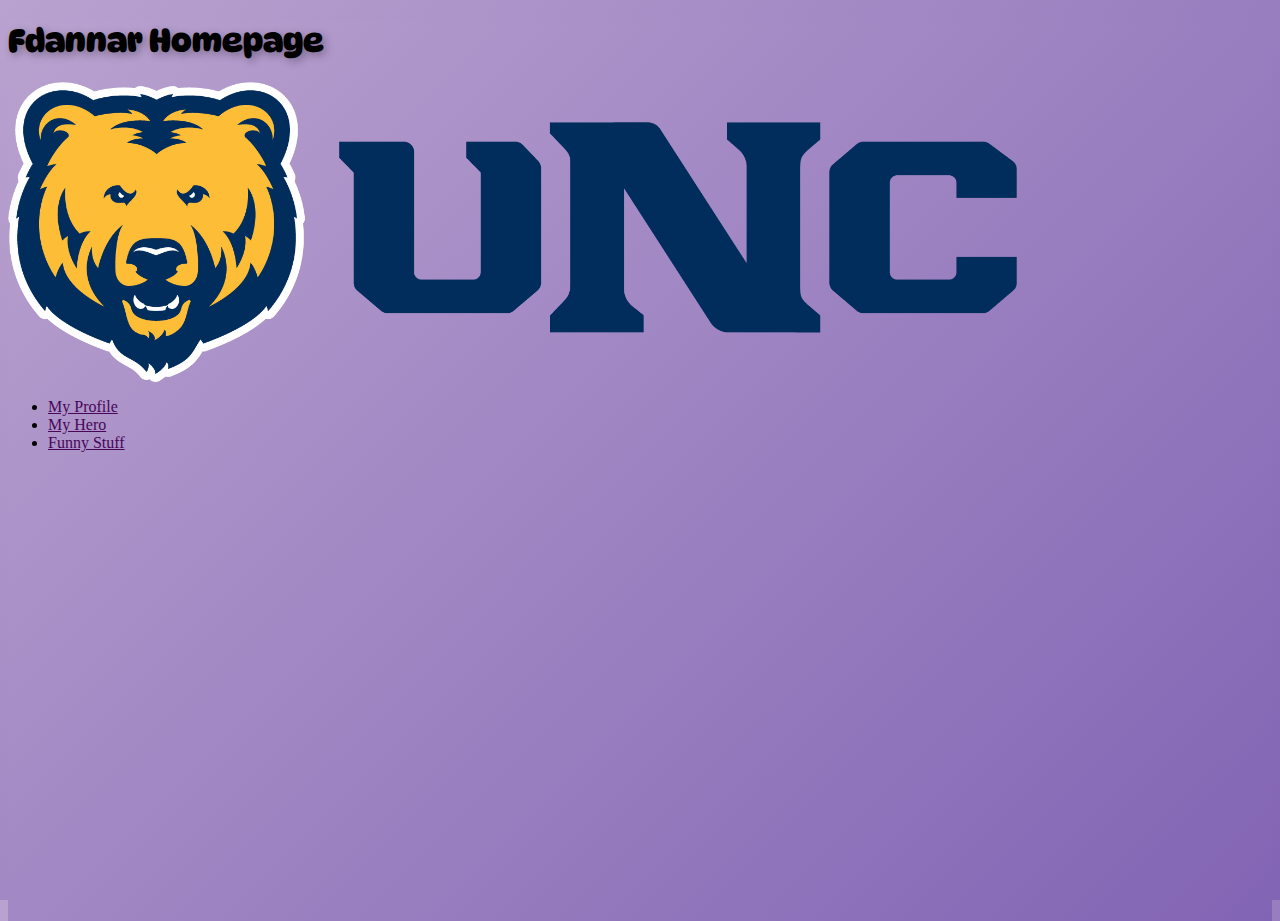
<file: index.html>
<!DOCTYPE html>
<html lang="en">
    <head>
        <title>Fdannar</title>
        <meta charset="UTF-8">
        <link rel="stylesheet" href="css/main.css">
    </head>
    <body>
        <h1>Fdannar Homepage</h1>
        <img src="images/unclogo.png" alt="UNC Logo">
        <ul>
            <li><a href="profile.html">My Profile</a></li>
            <li><a href="inspire.html">My Hero</a></li>
            <li><a href="amuse.html">Funny Stuff</a></li>
        </ul>


    </body>
</html>
</file>
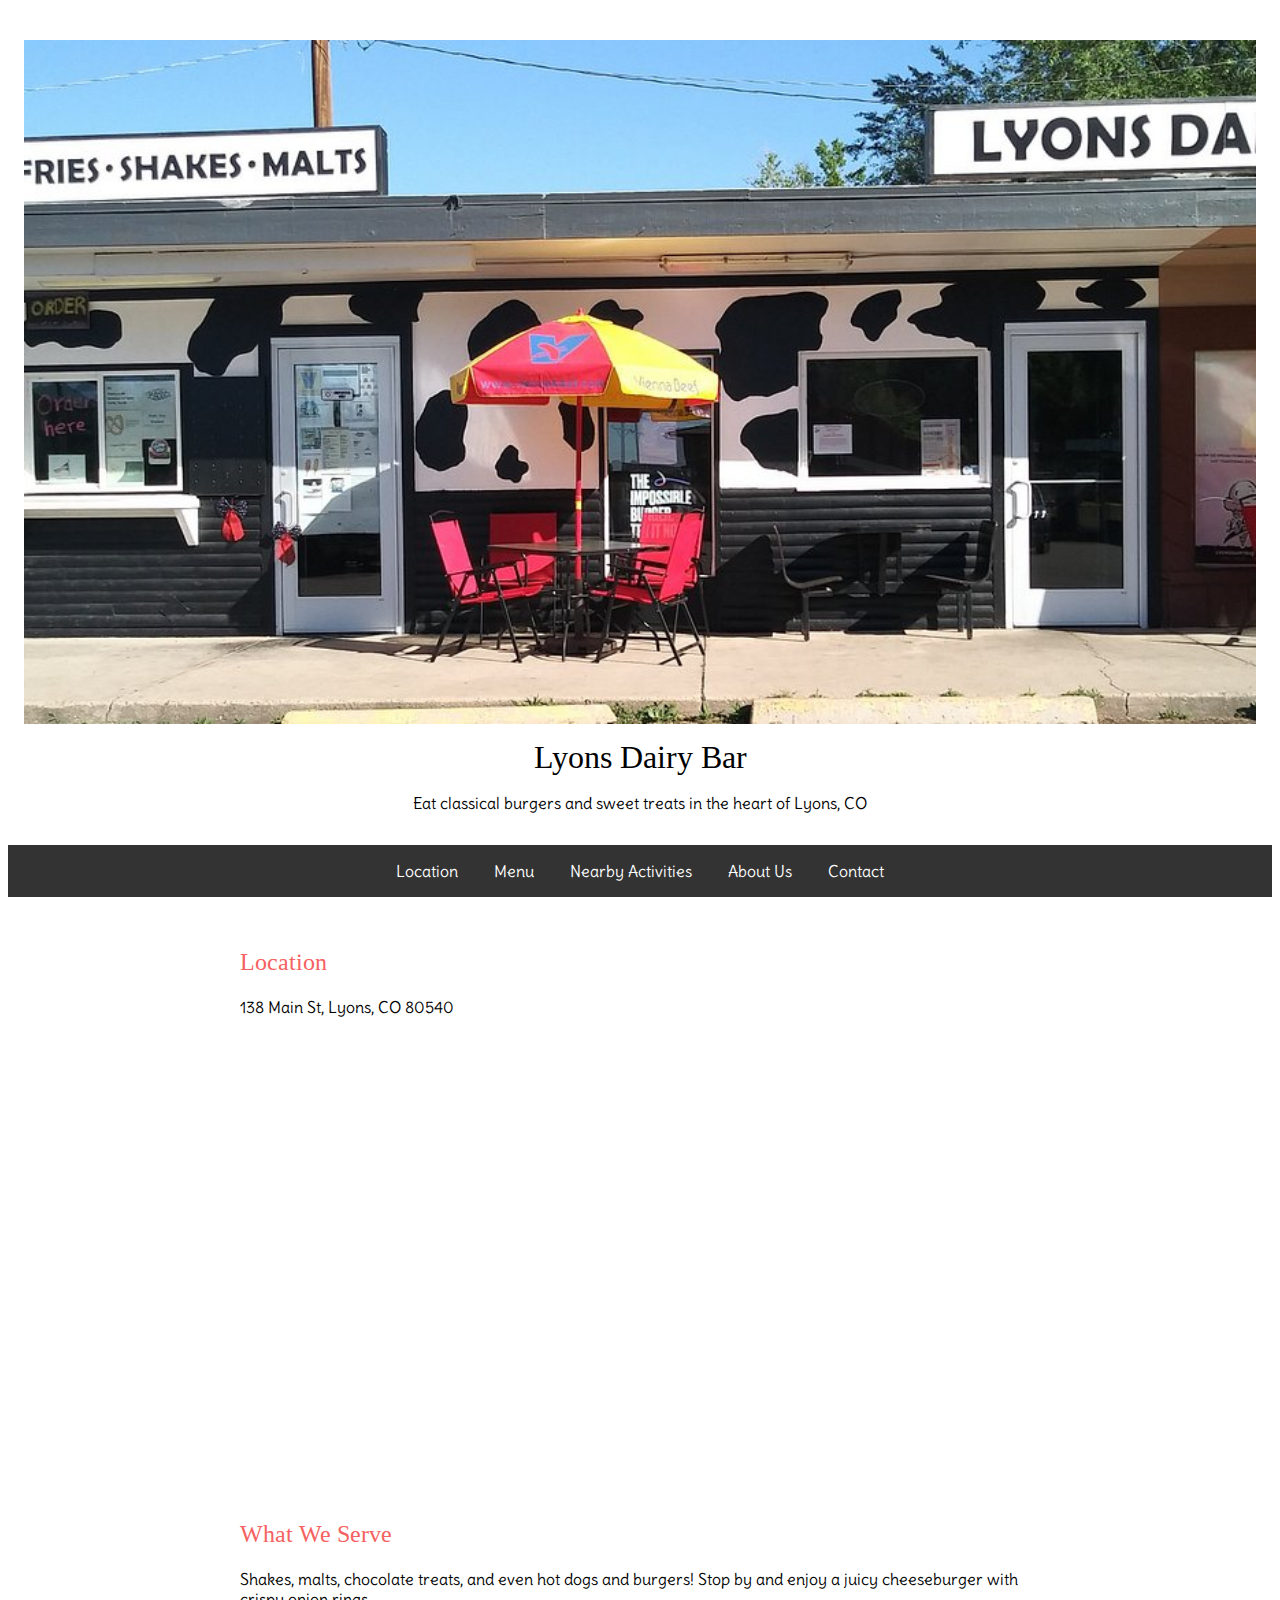
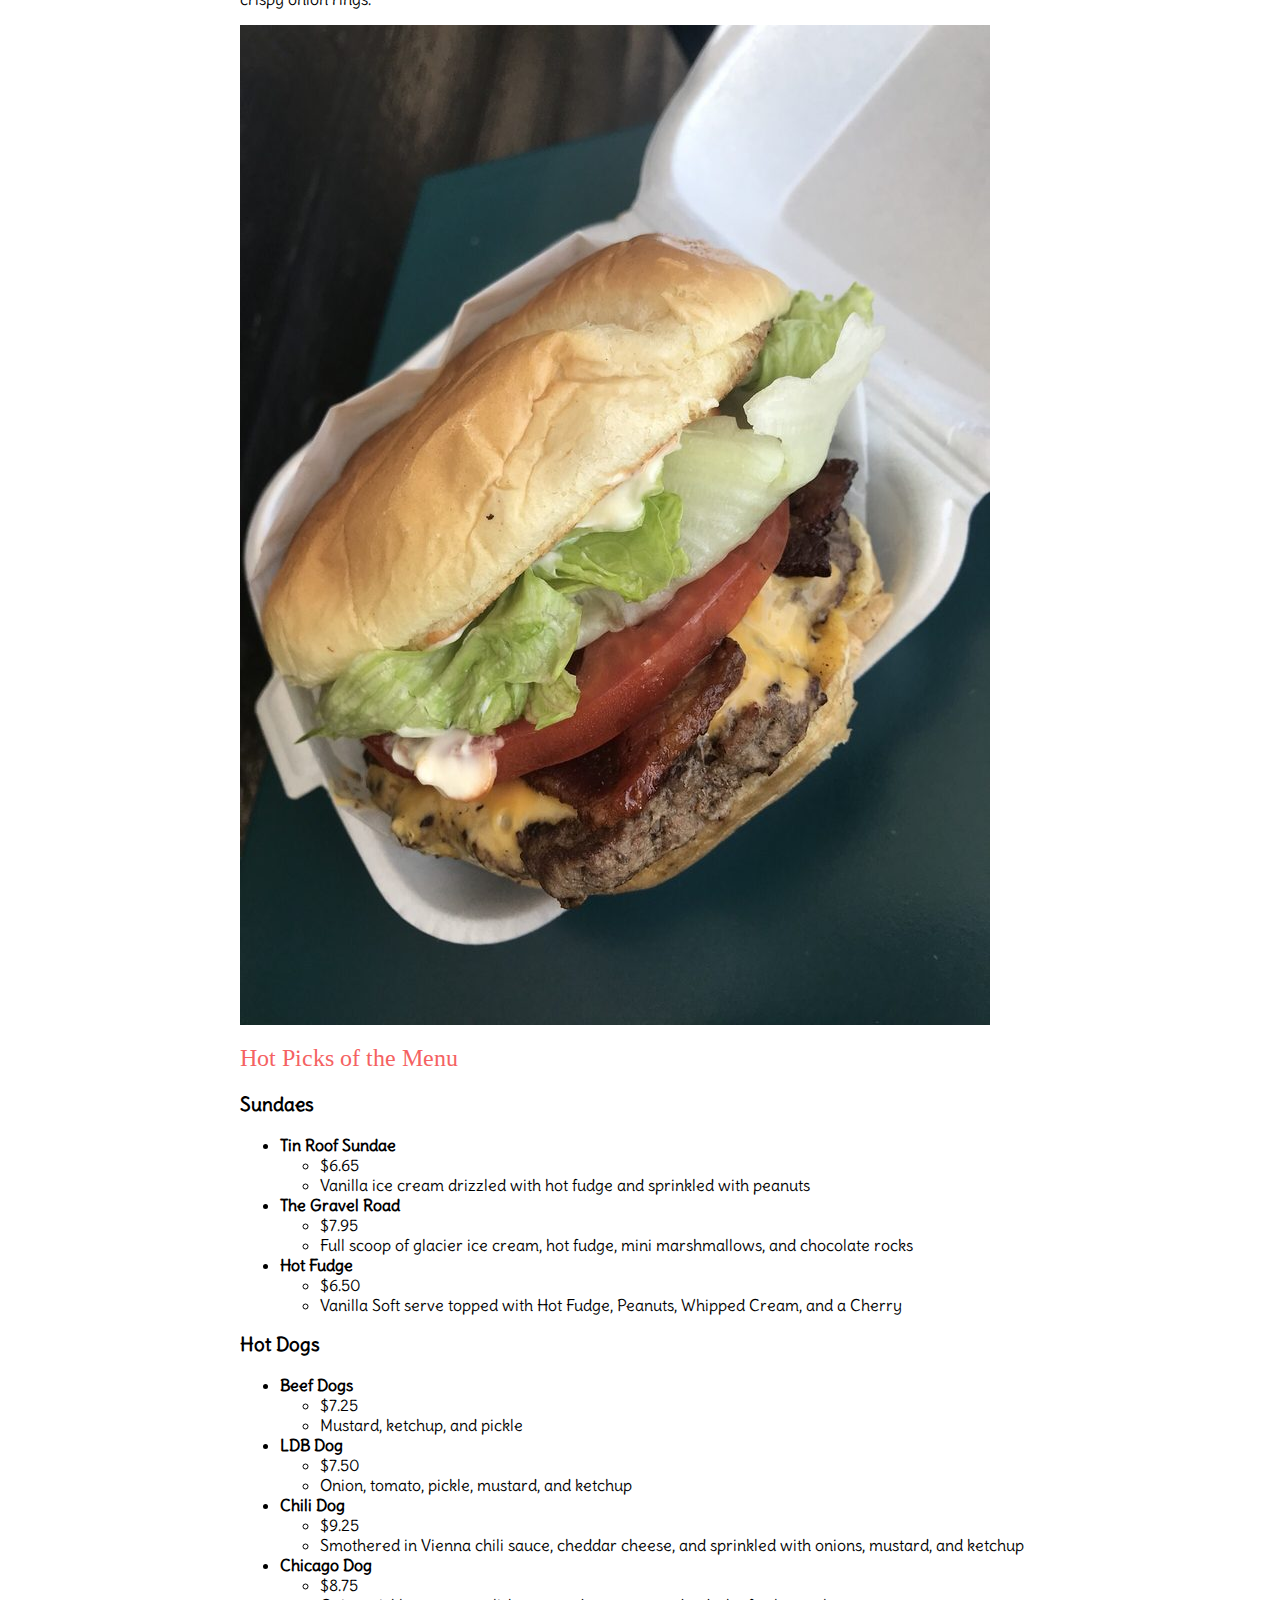
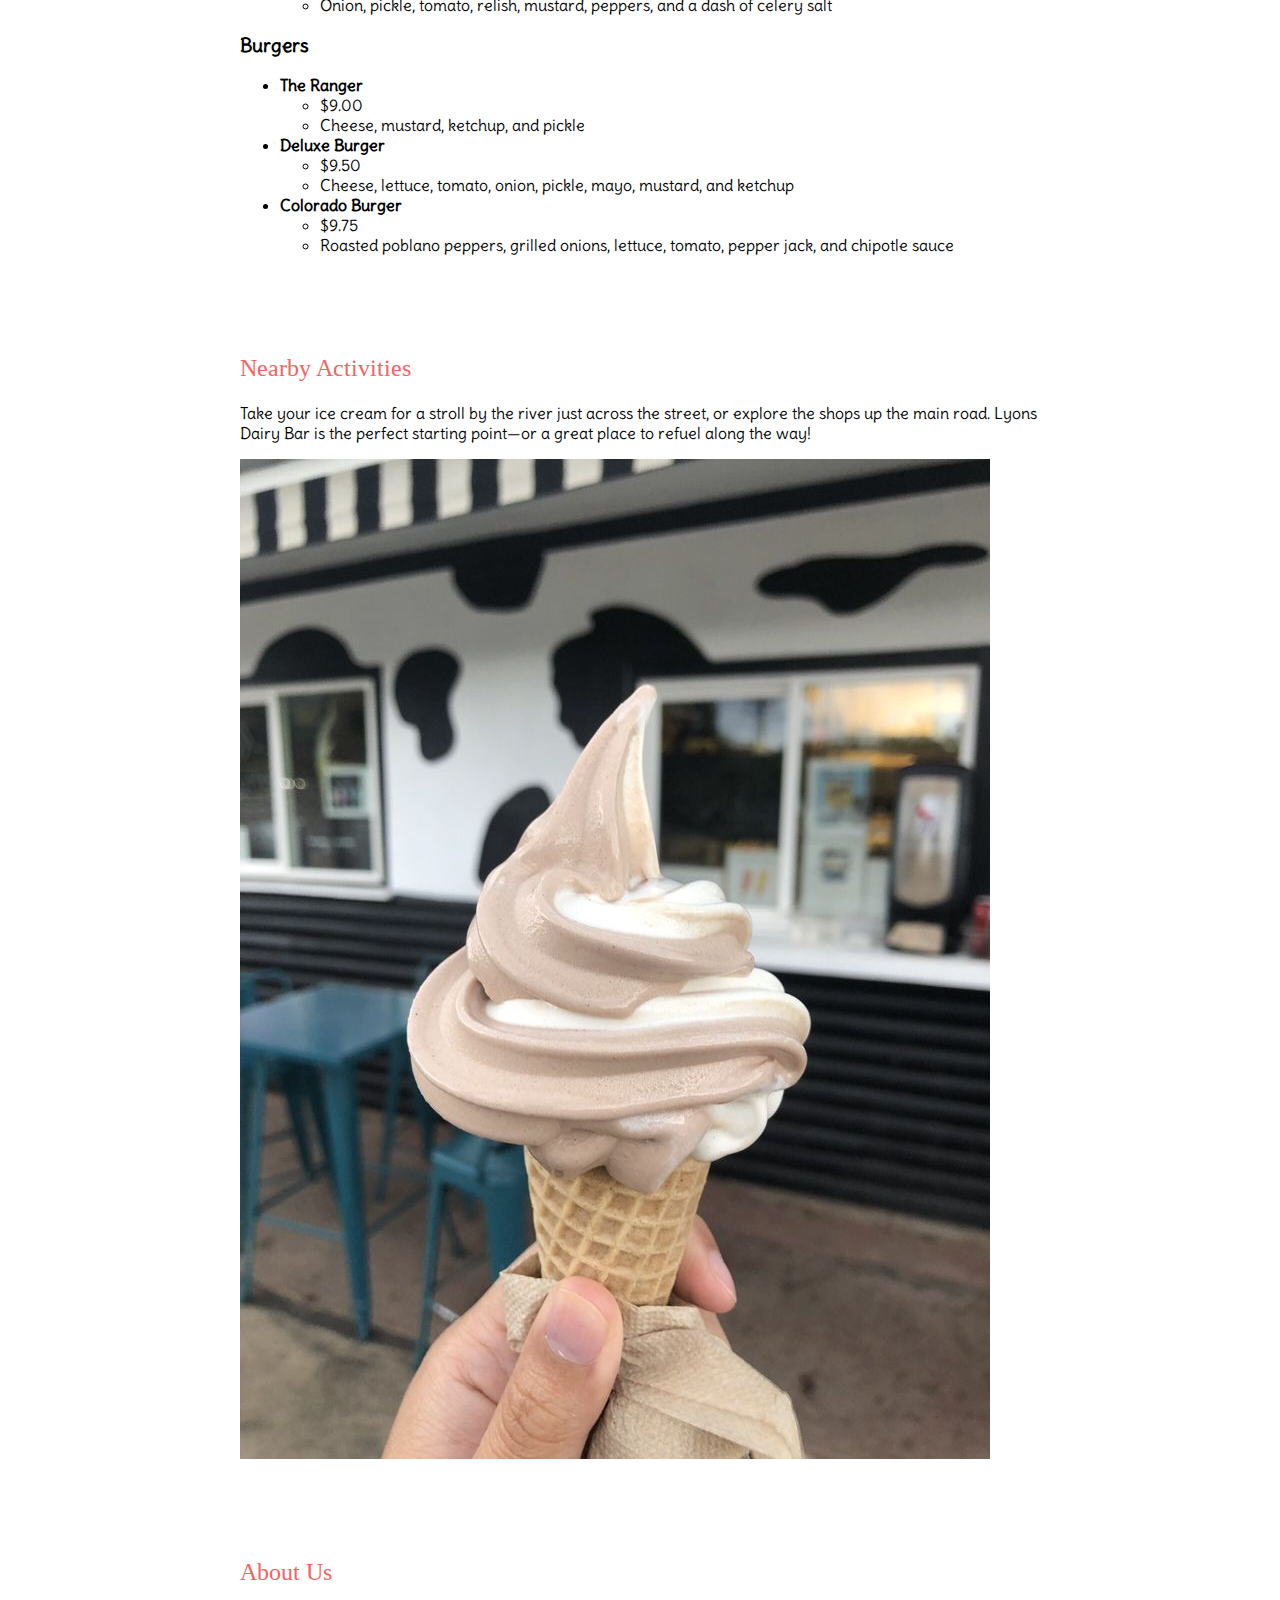
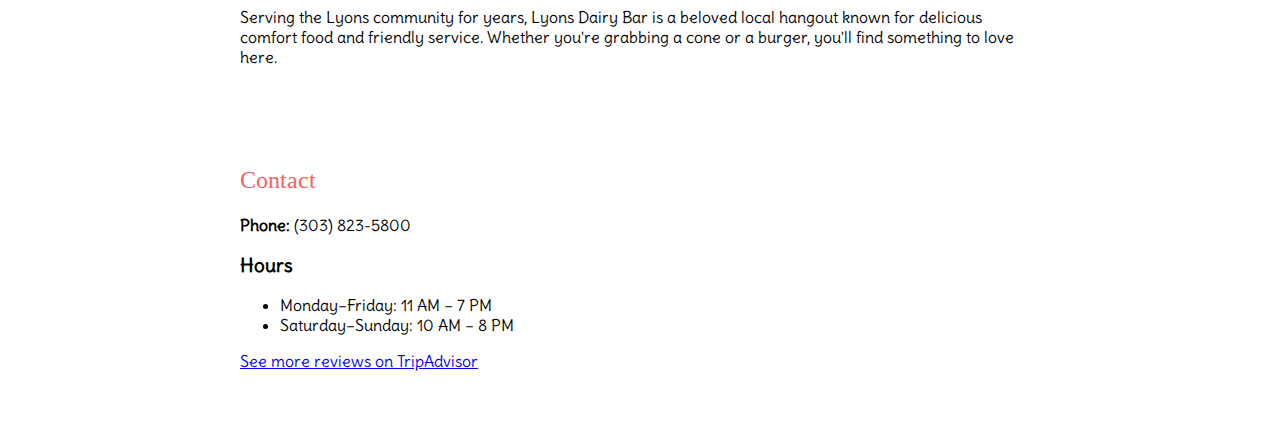
<file: marketing/index.html>
<!DOCTYPE html>
<html lang="en">
  <head>
    <meta charset="UTF-8" >
    <meta name="viewport" content="width=device-width, initial-scale=1.0" >
    <title>Lyons Dairy Bar</title>
    <link rel="stylesheet" href="css/marketing.css" >
  </head>
  <body>
    <header>
      <img src="images/dairy.jpg" alt="Lyons Dairy Bar" class="header-img" >
      <h1>Lyons Dairy Bar</h1>
      <p>Eat classical burgers and sweet treats in the heart of Lyons, CO</p>
    </header>

    <nav>
      <ul>
        <li><a href="#location">Location</a></li>
        <li><a href="#menu">Menu</a></li>
        <li><a href="#activities">Nearby Activities</a></li>
        <li><a href="#about">About Us</a></li>
        <li><a href="#contact">Contact</a></li>
      </ul>
    </nav>

    <section id="location">
      <h2>Location</h2>
      <p>138 Main St, Lyons, CO 80540</p>
      <iframe
        src="https://www.google.com/maps?q=Lyons+Dairy+Bar+Lyons+CO&output=embed"
        allowfullscreen=""
        loading="lazy"
      ></iframe>
    </section>

    <section id="menu">
      <h2>What We Serve</h2>
      <p>Shakes, malts, chocolate treats, and even hot dogs and burgers! Stop by and enjoy a juicy cheeseburger with crispy onion rings.</p>
      <img src="images/burger.jpg" alt="Burger from Lyons Dairy Bar">

      <h2>Hot Picks of the Menu</h2>
      <h3>Sundaes</h3>
      <ul>
        <li>
          <strong>Tin Roof Sundae</strong>
          <ul>
            <li class="price">$6.65</li>
            <li>Vanilla ice cream drizzled with hot fudge and sprinkled with peanuts</li>
          </ul>
        </li>
        <li>
          <strong>The Gravel Road</strong>
          <ul>
            <li class="price">$7.95</li>
            <li>Full scoop of glacier ice cream, hot fudge, mini marshmallows, and chocolate rocks</li>
          </ul>
        </li>
        <li>
          <strong>Hot Fudge</strong>
          <ul>
            <li class="price">$6.50</li>
            <li>Vanilla Soft serve topped with Hot Fudge, Peanuts, Whipped Cream, and a Cherry</li>
          </ul>
        </li>
      </ul>

      <h3>Hot Dogs</h3>
      <ul>
        <li>
          <strong>Beef Dogs</strong>
          <ul>
            <li class="price">$7.25</li>
            <li>Mustard, ketchup, and pickle</li>
          </ul>
        </li>
        <li>
          <strong>LDB Dog</strong>
          <ul>
            <li class="price">$7.50</li>
            <li>Onion, tomato, pickle, mustard, and ketchup</li>
          </ul>
        </li>
        <li>
          <strong>Chili Dog</strong>
          <ul>
            <li class="price">$9.25</li>
            <li>Smothered in Vienna chili sauce, cheddar cheese, and sprinkled with onions, mustard, and ketchup</li>
          </ul>
        </li>
        <li>
          <strong>Chicago Dog</strong>
          <ul>
            <li class="price">$8.75</li>
            <li>Onion, pickle, tomato, relish, mustard, peppers, and a dash of celery salt</li>
          </ul>
        </li>
      </ul>

      <h3>Burgers</h3>
      <ul>
        <li>
          <strong>The Ranger</strong>
          <ul>
            <li class="price">$9.00</li>
            <li>Cheese, mustard, ketchup, and pickle</li>
          </ul>
        </li>
        <li>
          <strong>Deluxe Burger</strong>
          <ul>
            <li class="price">$9.50</li>
            <li>Cheese, lettuce, tomato, onion, pickle, mayo, mustard, and ketchup</li>
          </ul>
        </li>
        <li>
          <strong>Colorado Burger</strong>
          <ul>
            <li class="price">$9.75</li>
            <li>Roasted poblano peppers, grilled onions, lettuce, tomato, pepper jack, and chipotle sauce</li>
          </ul>
        </li>
      </ul>
    </section>

    <section id="activities">
      <h2>Nearby Activities</h2>
      <p>Take your ice cream for a stroll by the river just across the street, or explore the shops up the main road. Lyons Dairy Bar is the perfect starting point—or a great place to refuel along the way!</p>
      <img src="images/icecream.jpg" alt="Ice cream cone from Lyons Dairy Bar">
    </section>

    <section id="about">
      <h2>About Us</h2>
      <p>Serving the Lyons community for years, Lyons Dairy Bar is a beloved local hangout known for delicious comfort food and friendly service. Whether you're grabbing a cone or a burger, you'll find something to love here.</p>
    </section>

    <section id="contact">
      <h2>Contact</h2>
      <p><strong>Phone:</strong> (303) 823-5800</p>
      <h3>Hours</h3>
      <ul>
        <li>Monday–Friday: 11 AM – 7 PM</li>
        <li>Saturday–Sunday: 10 AM – 8 PM</li>
      </ul>
      <p>
        <a href="https://www.tripadvisor.com/Restaurant_Review-g33532-d4825310-Reviews-Lyons_Dairy_Bar-Lyons_Colorado.html" target="_blank">
          See more reviews on TripAdvisor
        </a>
      </p>
    </section>
  </body>
</html>
</file>
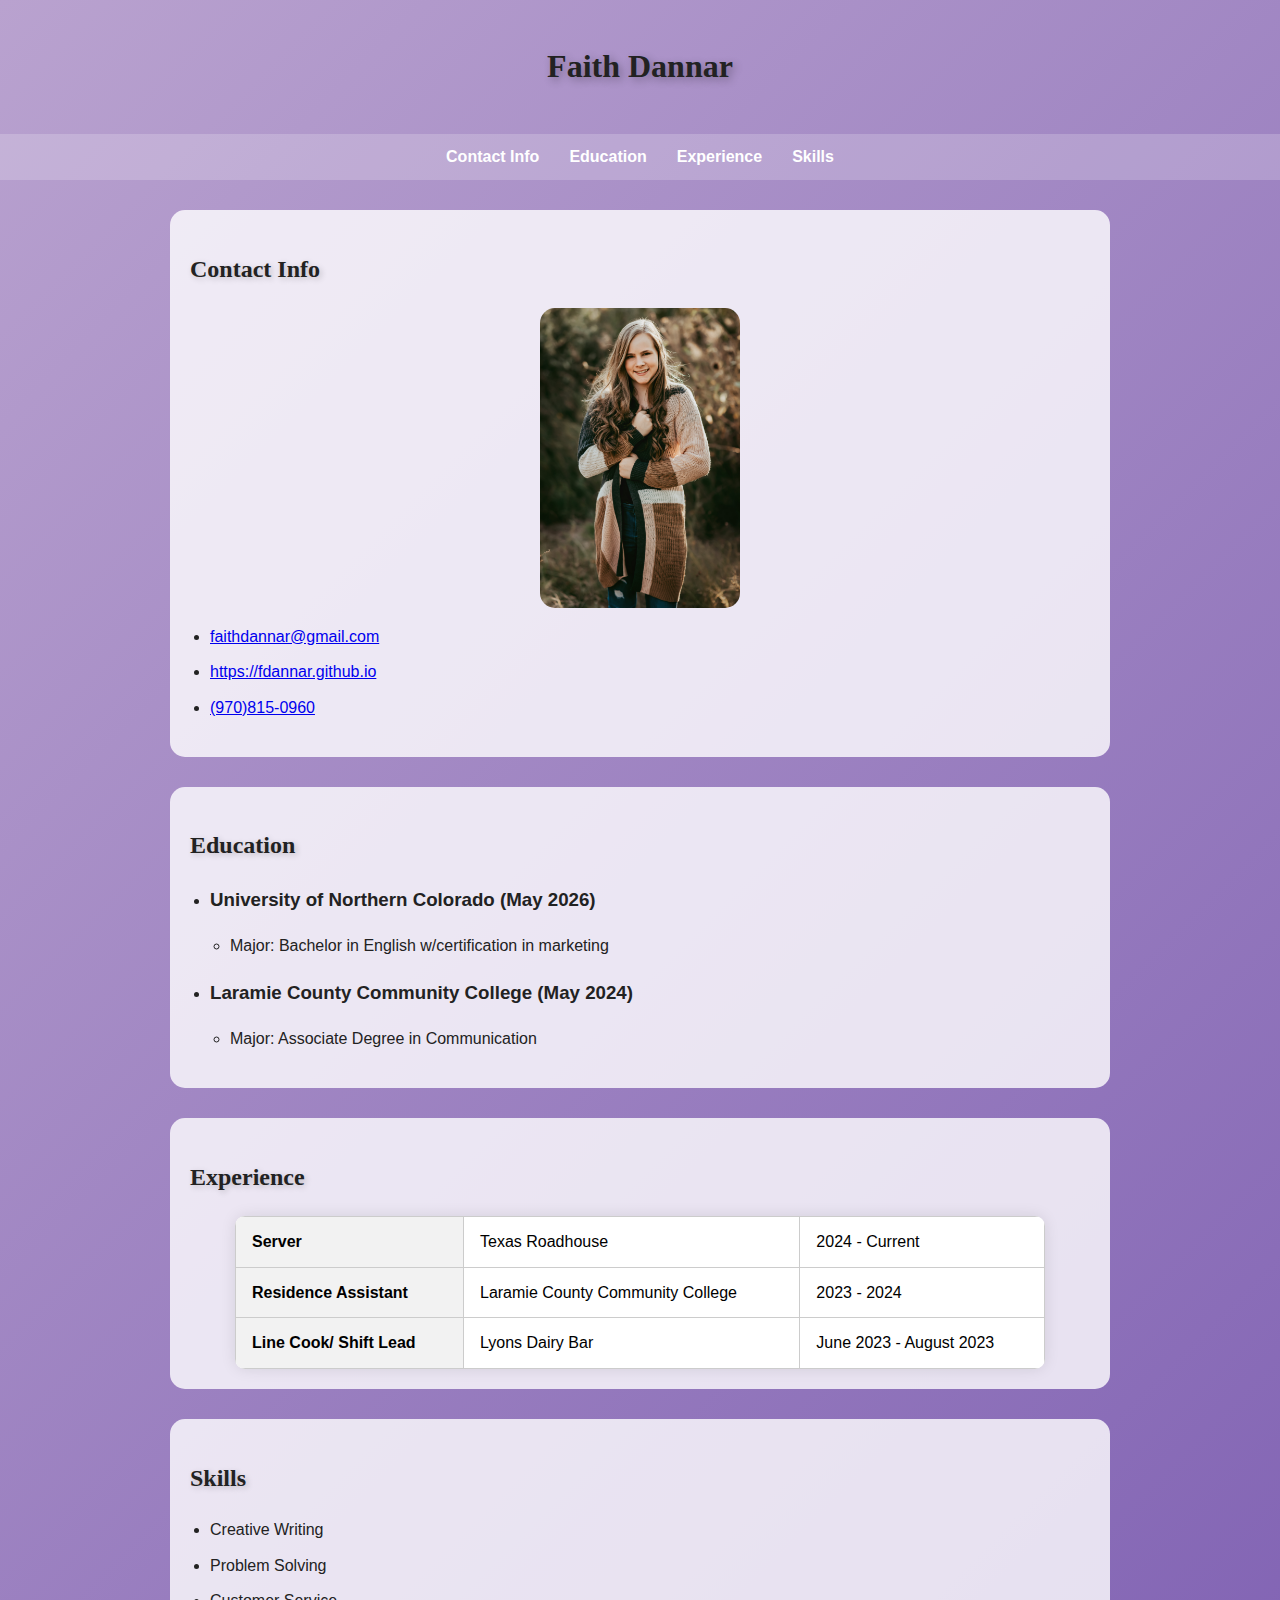
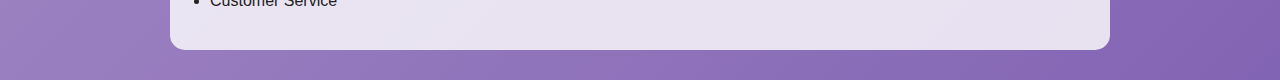
<file: resume/index.html>
<!DOCTYPE html>
<html lang="en">
  <head>
    <title>Resume - Faith Dannar</title>
    <meta charset="UTF-8">
    <link rel="stylesheet" href="css/resume.css">
  </head>
  <body>
     <h1>Faith Dannar</h1>
     <nav>
        <ul>
            <li><a href= "index.html#contact">Contact Info</a></li>
            <li><a href= "index.html#education">Education</a></li>
            <li><a href= "index.html#experience">Experience</a></li>
            <li><a href= "index.html#skills">Skills</a></li>
        </ul>
     </nav>
      <section id="contact">
        <h2> Contact Info</h2>
        <img src="images/Profile.jpg" alt="pic of Faith Dannar">
          <ul>
              <li><a href="mailto:faithdannar@gmail.com">faithdannar@gmail.com</a></li>
              <li><a href="https://fdannar.github.io">https://fdannar.github.io</a></li>
              <li><a href="tel:9708150960">(970)815-0960</a></li>
          </ul>
      </section>
      <section id="education">
        <h2>Education</h2>
        <ul>
            <li>
                <h3>University of Northern Colorado <span class="date">(May 2026)</span></h3>
                <ul>
                    <li>Major: Bachelor in English w/certification in marketing</li>
                </ul>
            </li>
            <li>
              <h3>Laramie County Community College <span class="date">(May 2024)</span></h3>
              <ul>
                  <li>Major: Associate Degree in Communication</li>
              </ul>
          </li>
        </ul>
      </section>
      <section id="experience">
        <h2> Experience</h2>
            <table>
                <tr>
                    <th>Server</th>
                    <td>Texas Roadhouse</td>
                    <td>2024 - Current</td>
                </tr>
                <tr>
                  <th>Residence Assistant </th>
                  <td>Laramie County Community College</td>
                  <td>2023 - 2024</td>
              </tr>
              <tr>
                <th>Line Cook/ Shift Lead</th>
                <td>Lyons Dairy Bar</td>
                <td>June 2023 - August 2023</td>
            </tr>
            </table>
      </section>
      <section id="skills">
        <h2>Skills</h2>
        <ul>
            <li>Creative Writing</li>
            <li>Problem Solving</li>
            <li>Customer Service</li>
        </ul>
      </section>

  </body>
</html>
</file>
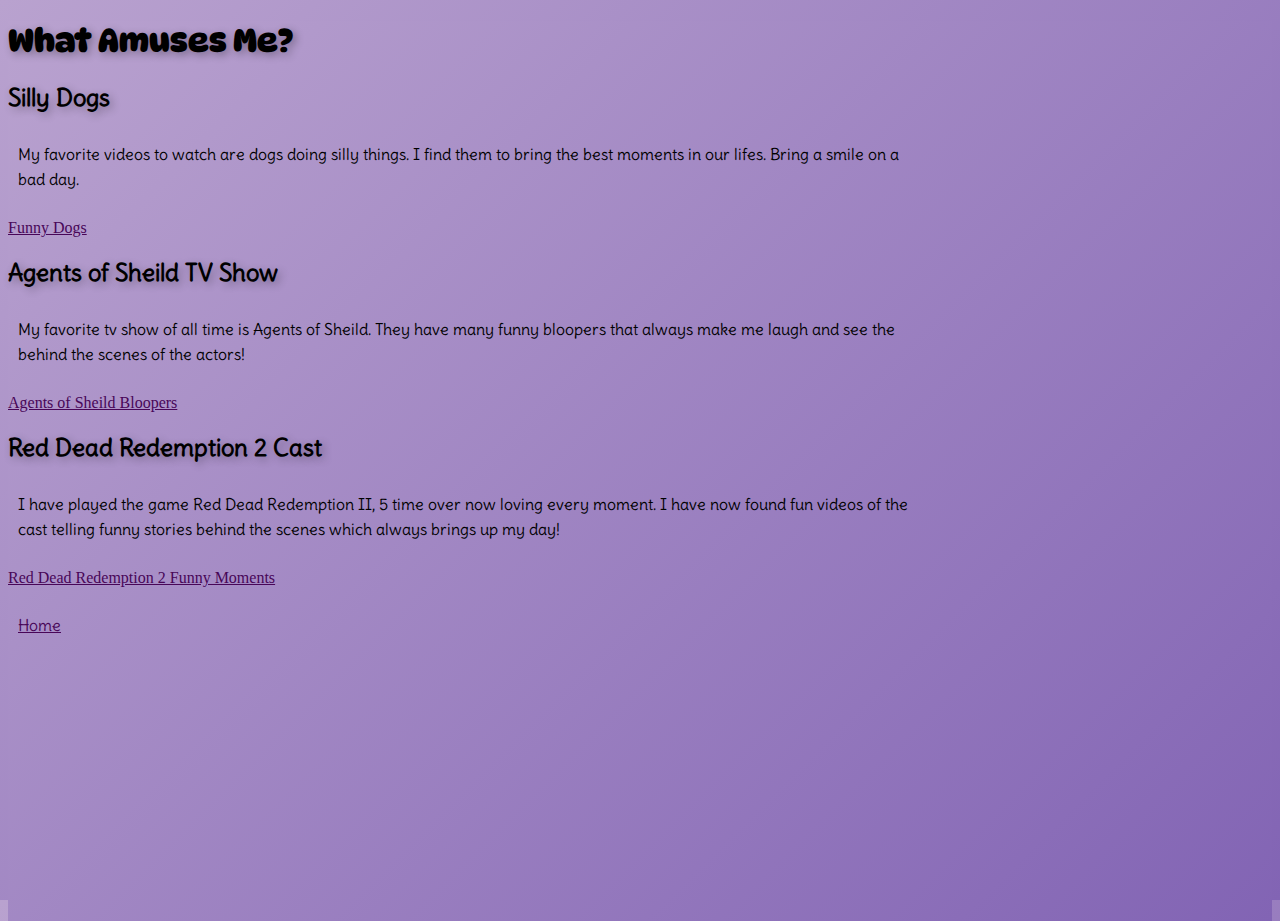
<file: amuse.html>
<!DOCTYPE html>
<html lang="en">
  <head>
    <title>Amusing Internet</title>
    <meta charset="UTF-8">
    <link rel="stylesheet" href="css/main.css">
  </head>
  <body>
    <h1>What Amuses Me?</h1>
    <h2>Silly Dogs</h2>
    <p>My favorite videos to watch are dogs doing silly things. I find them to bring the best moments in our lifes. Bring a smile on a bad day.</p>
    <a href="https://www.youtube.com/watch?v=wgDRkDzW_ow">Funny Dogs</a>

    <h2>Agents of Sheild TV Show</h2>
    <p>My favorite tv show of all time is Agents of Sheild. They have many funny bloopers that always make me laugh and see the behind the scenes of the actors!</p>
    <a href="https://www.youtube.com/watch?app=desktop&v=8IdBJ7C1eus&t">Agents of Sheild Bloopers</a>
  
    <h2>Red Dead Redemption 2 Cast</h2>
    <p>I have played the game Red Dead Redemption II, 5 time over now loving every moment. I have now found fun videos of the cast telling funny stories behind the scenes which always brings up my day!</p>
    <a href="https://www.youtube.com/watch?v=xdPZIelhVn4">Red Dead Redemption 2 Funny Moments</a>
    <p><a href="index.html">Home</a></p>
  </body>
</html>
</file>
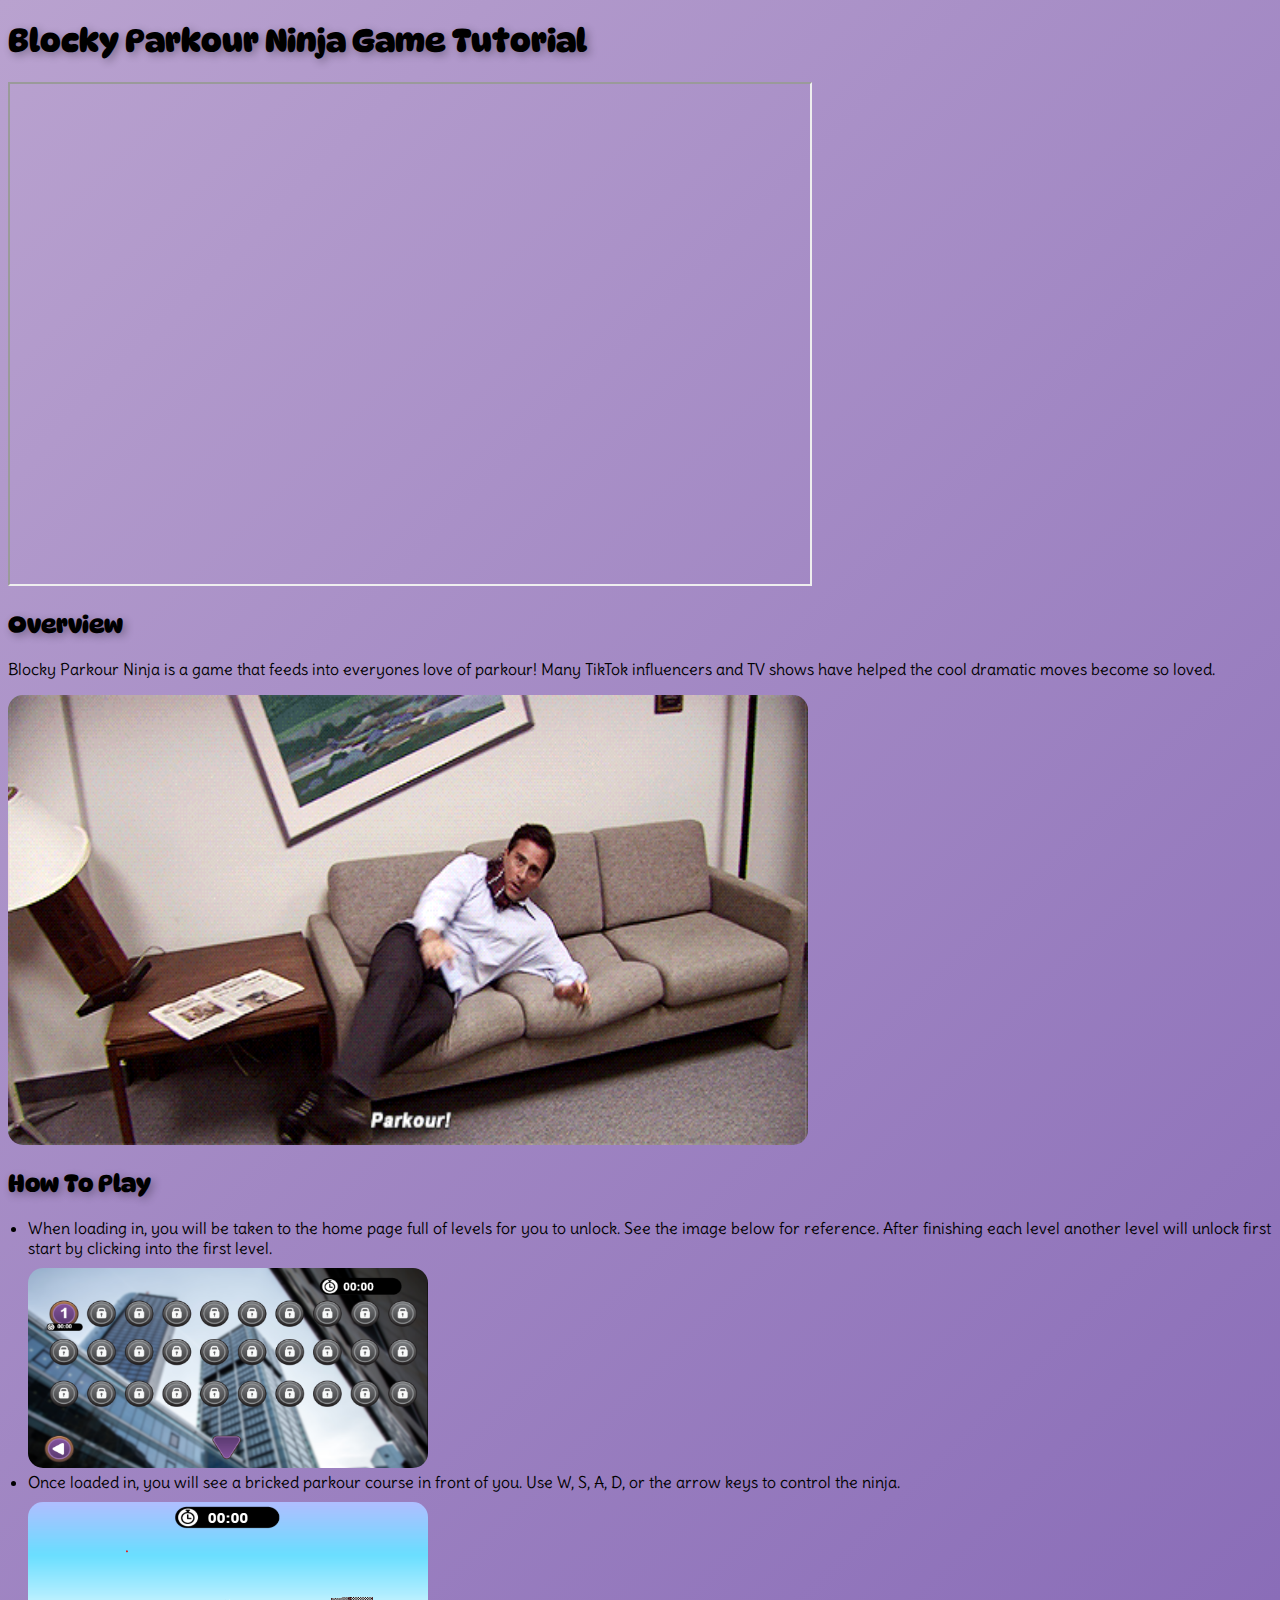
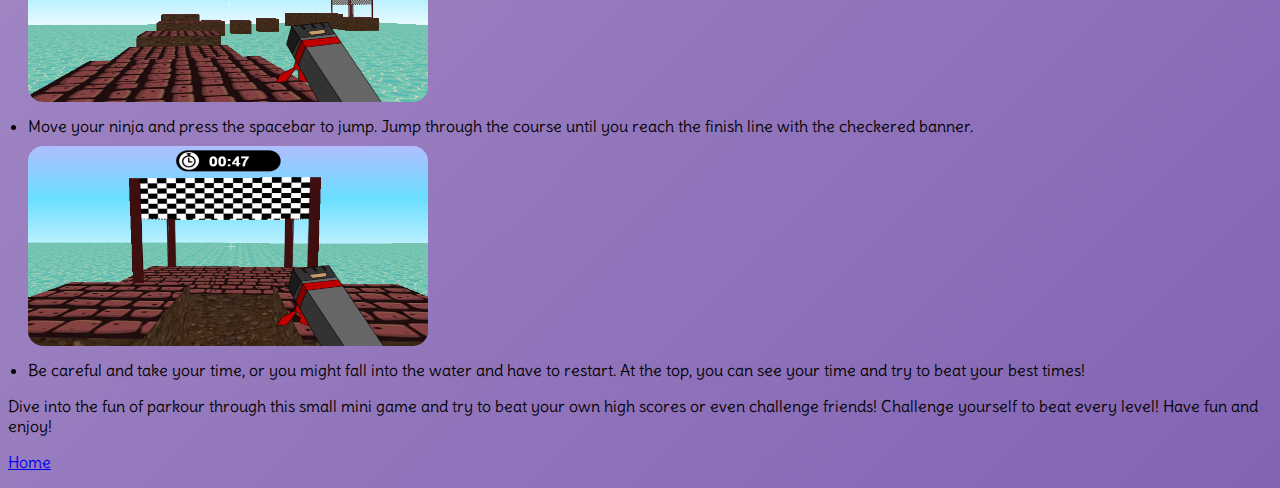
<file: application.html>
<!DOCTYPE html>
<html lang="en">
  <head>
    <title>Application</title>
    <meta charset="UTF-8">
    <link rel="stylesheet" href="css/application.css">
  </head>
  <body>
    <h1>Blocky Parkour Ninja Game Tutorial</h1>
    <iframe style= "width:800px; height:500px;" src="https://www.onlinegames.io/games/2022/construct/156/blocky-parkour-ninja/index.html"></iframe>
    <h2>Overview</h2>
    <p>Blocky Parkour Ninja is a game that feeds into everyones love of parkour! Many TikTok influencers and TV shows have helped the cool dramatic moves become so loved.</p>
    <img src="images/parkour.gif" alt="Office Parkour">
    <h2>How To Play</h2>
    <ul>
      <li>
        When loading in, you will be taken to the home page full of levels for you to unlock. See the image below for reference. After finishing each level another level will unlock first start by clicking into the first level.
      </li>
      <li class="no-bullet"></li><img src="images/ninjahome.png" alt="Home Screen"> </li>
      <li>
        Once loaded in, you will see a bricked parkour course in front of you. Use W, S, A, D, or the arrow keys to control the ninja.  
      </li>
      <li class="no-bullet">
        <img src="images/ninjaplay.png" alt="Ninja Start Point">
      </li>
      
      <li>
        Move your ninja and press the spacebar to jump. Jump through the course until you reach the finish line with the checkered banner.  
      </li>
      <li class="no-bullet">
        <img src="images/ninjaline.png" alt="Ninja End Line">
      </li>
      <li>
        Be careful and take your time, or you might fall into the water and have to restart. At the top, you can see your time and try to beat your best times!
      </li>
    </ul>
    <p>
      Dive into the fun of parkour through this small mini game and try to beat your own high scores or even challenge friends! Challenge yourself to beat every level! Have fun and enjoy!
    </p>
    <p><a href="index.html">Home</a></p>

  </body>
</html>
</file>
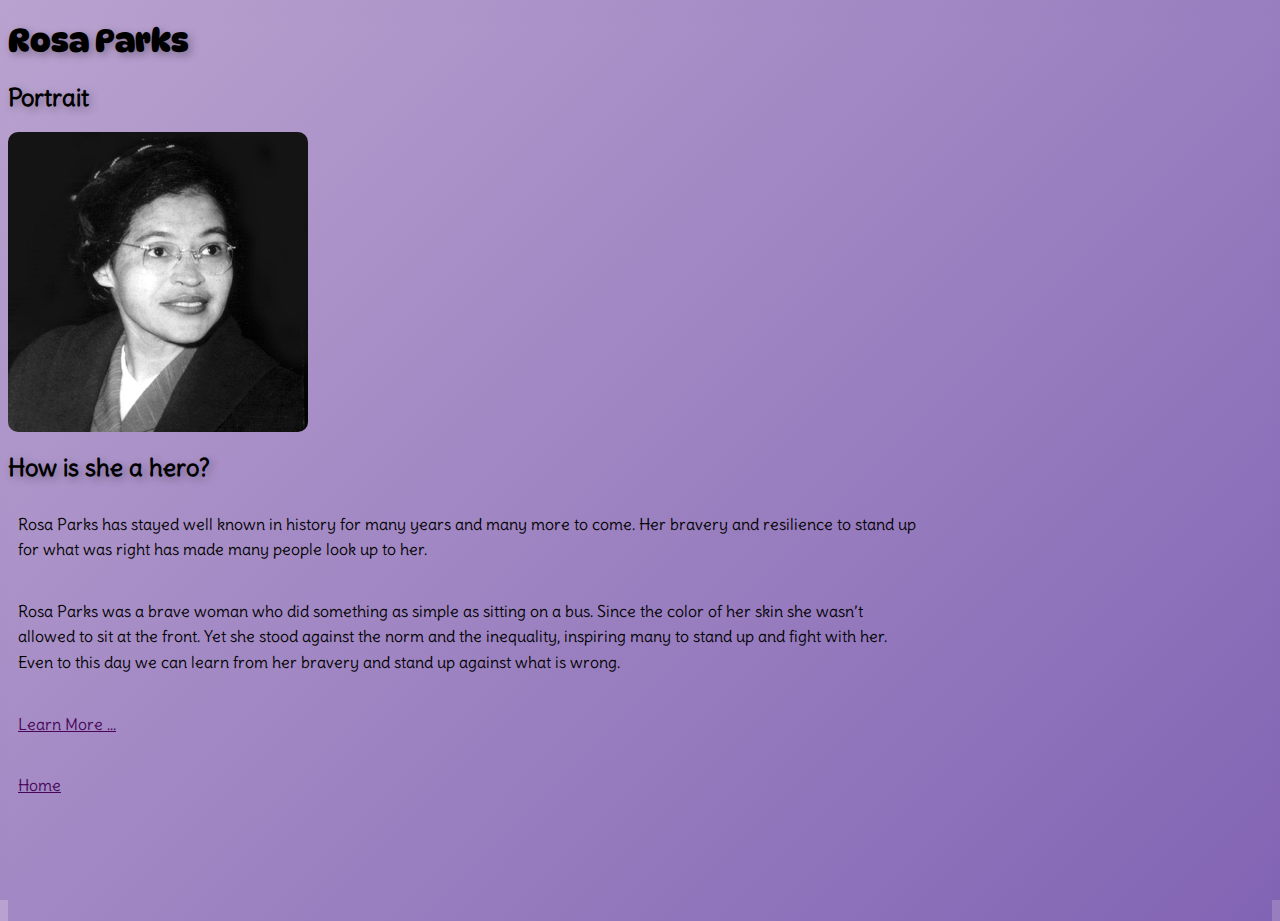
<file: inspire.html>
<!DOCTYPE html>
<html lang="en">
  <head>
    <title>Hero</title>
    <meta charset="UTF-8">
    <link rel="stylesheet" href="css/main.css">
  </head>
  <body>
<h1>Rosa Parks</h1>
<h2>Portrait</h2>
<img src="images/inspire.jpg" alt="MLK">
<h2>How is she a hero?</h2>
<p>Rosa Parks has stayed well known in history for many years and many more to come. Her bravery and resilience to stand up for what was right has made many people look up to her.</p>
<p>Rosa Parks was a brave woman who did something as simple as sitting on a bus. Since the color of her skin she wasn’t allowed to sit at the front. Yet she stood against the norm and the inequality, inspiring many to stand up and fight with her. Even to this day we can learn from her bravery and stand up against what is wrong.</p>
<p><a href="https://www.womenshistory.org/education-resources/biographies/rosa-parks">Learn More ...</a></p>
<p><a href="index.html">Home</a></p>
  </body>
</html>
</file>
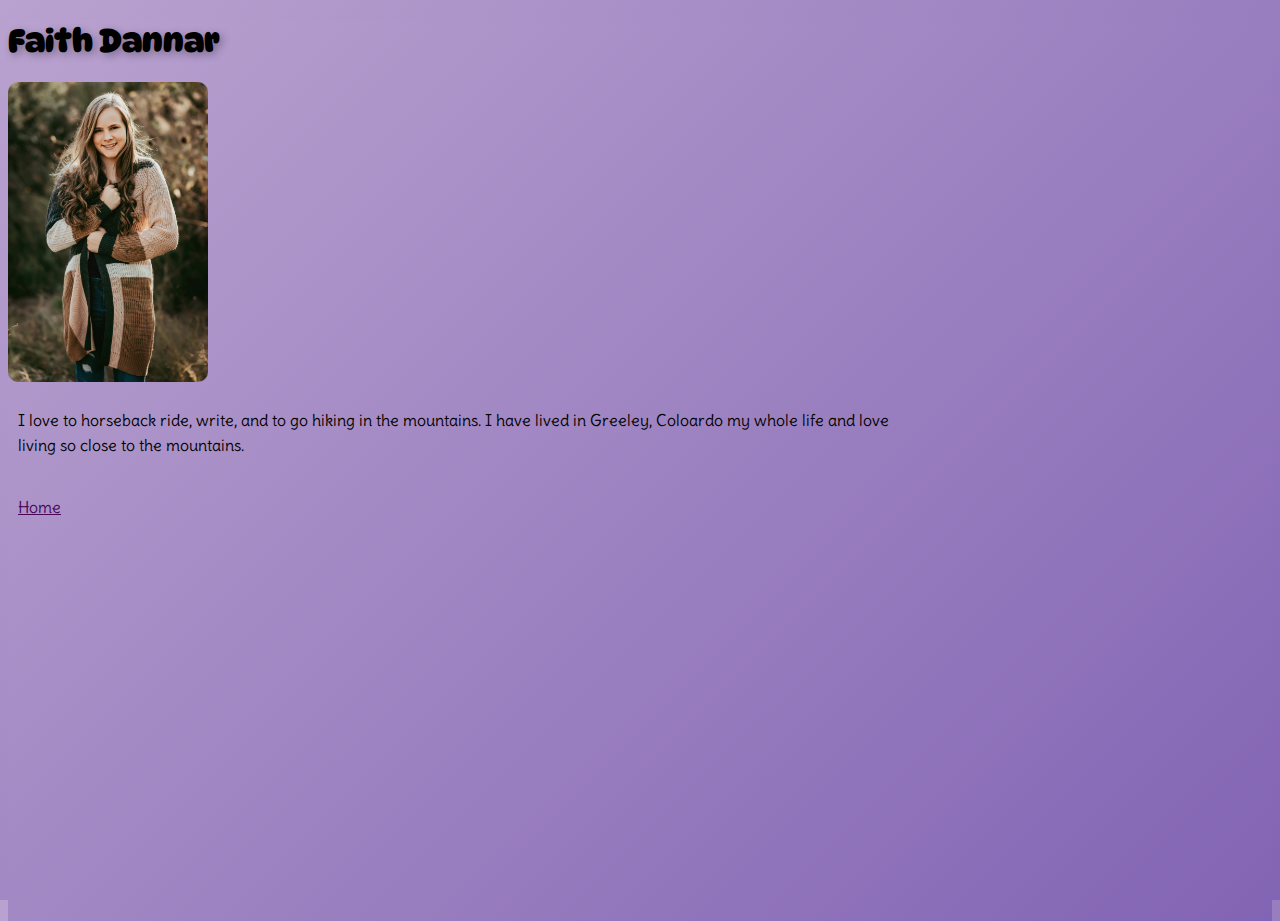
<file: profile.html>
<!DOCTYPE html>
<html lang="en">
    <head>
        <meta charset="UTF-8">
        <title>My Pofile</title>
        <link rel="stylesheet" href="css/main.css">
    </head>
    <body>
        <h1>Faith Dannar</h1>
        <img src="images/Profile.jpg" alt="pic of Faith Dannar">
        <p>I love to horseback ride, write, and to go hiking in the mountains. I have lived in Greeley, Coloardo my whole life and love living so close to the mountains.</p>
        <p><a href="index.html">Home</a></p>
    </body>
</html>
</file>
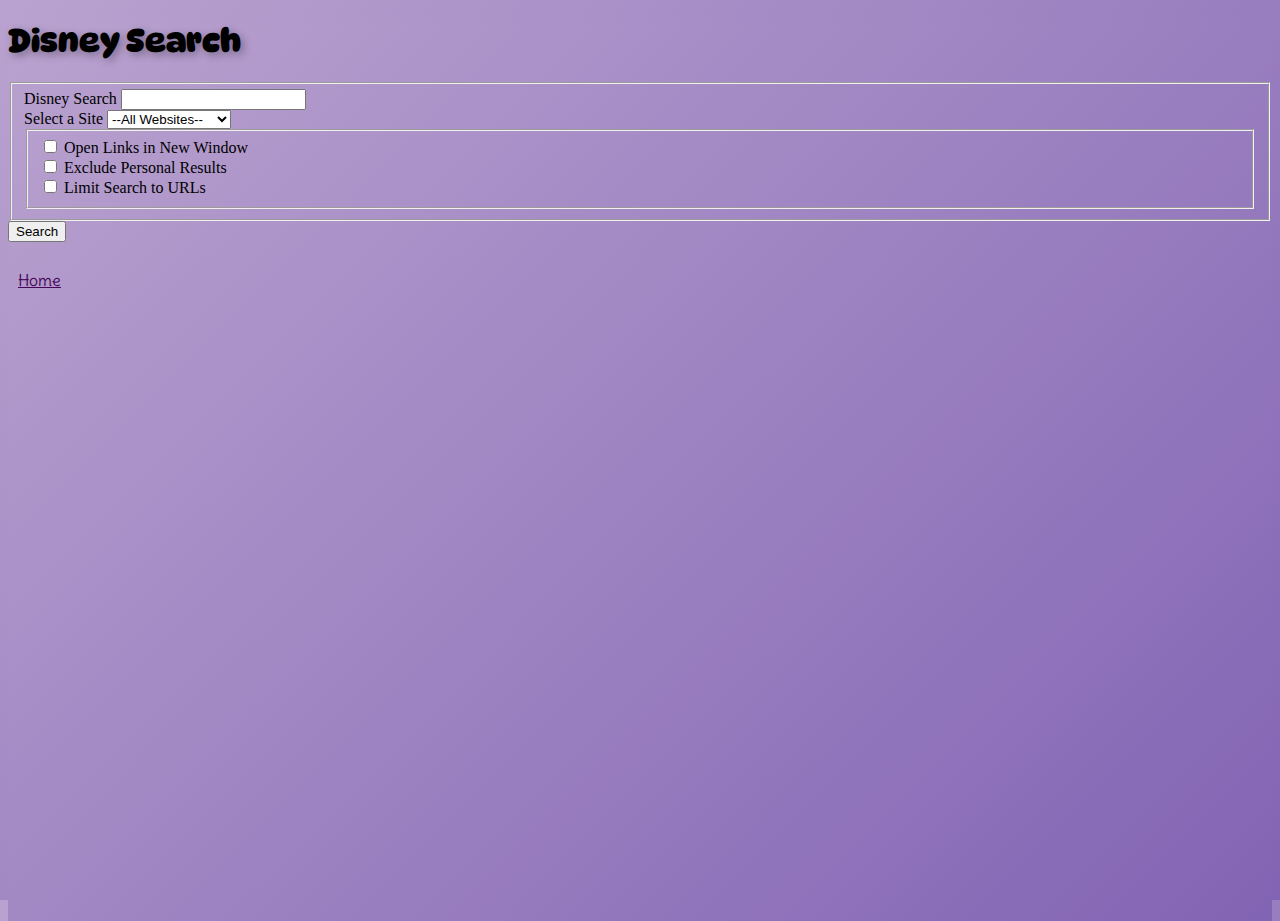
<file: search.html>
<!DOCTYPE html>
<html lang="en">
  <head>
    <title>Disney Search</title>
    <meta charset="UTF-8">
    <link rel="stylesheet" href="css/main.css">
  </head>
  <body>
    <h1>Disney Search</h1>
    <form action="https://www.google.com/search" method="GET">
      <fieldset id="toplevelset">
        <div>
          <label for="searchbox">Disney Search</label>
          <input type="text" name="q" id="searchbox">
        </div>

        <div>
          <label for="site">Select a Site</label>
          <select name="as_sitesearch" id="site">
            <option value="">--All Websites--</option>
            <option value="https://www.disney.com/">Disney Travel</option>
            <option value="https://thewaltdisneycompany.com/">Disney Company</option>
            <option value="https://news.disney.com/quiz">Disney Trivia</option>
          </select>
        </div>

        <fieldset>
          <div>
            <input type="checkbox" name="newwindow" value="1" id="checkwindow">
            <label for="checkwindow">Open Links in New Window</label>
          </div>
          <div>
            <input type="checkbox" name="pws" value="0" id="checkpersonal">
            <label for="checkpersonal">Exclude Personal Results</label>
          </div>
          <div>
            <input type="checkbox" name="as_occt" value="url" id="checkurl">
            <label for="checkurl">Limit Search to URLs</label>
          </div>
        </fieldset>
      </fieldset>
      <input type="submit" value="Search">
    </form>
    <p><a href="index.html">Home</a></p>
  </body>
</html>
</file>
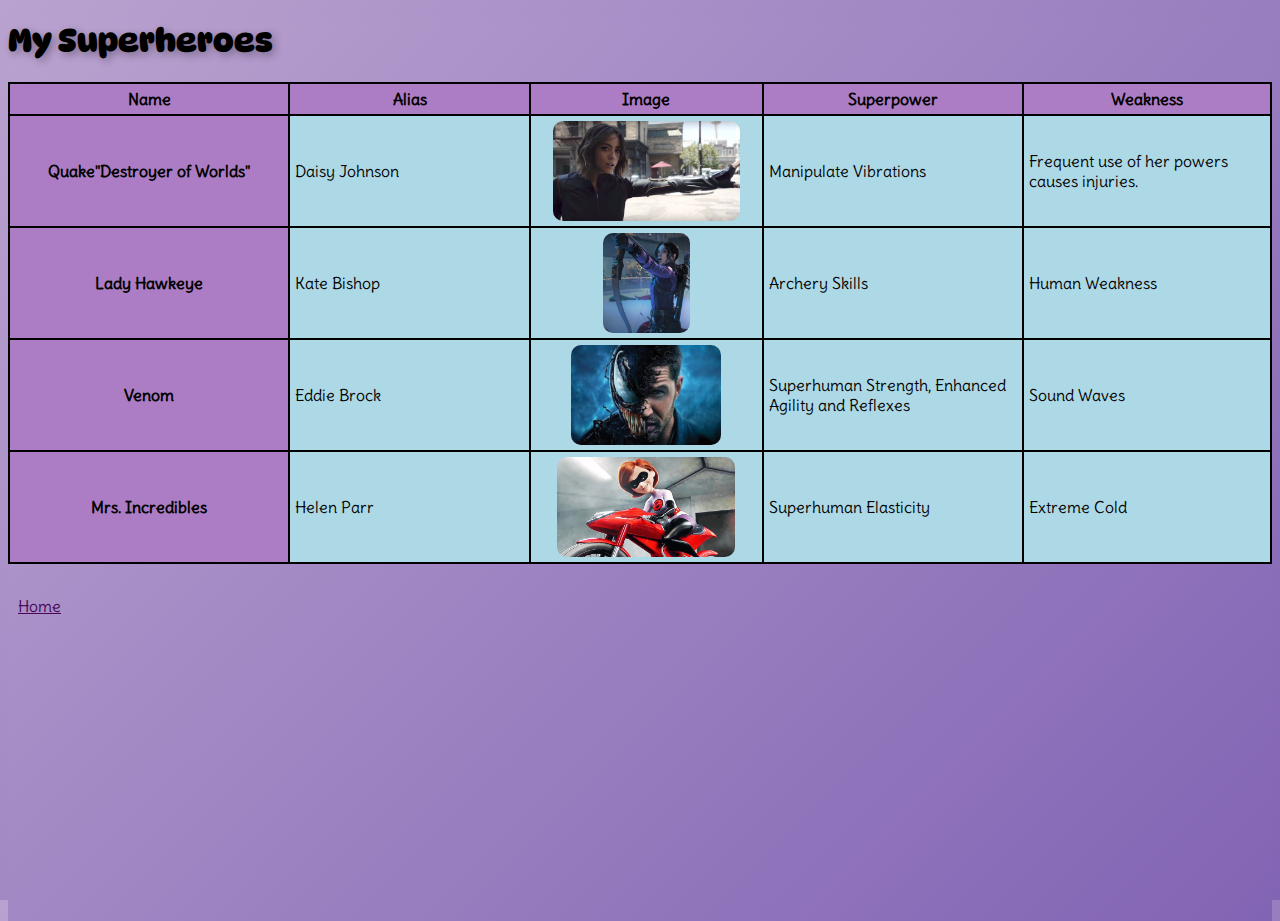
<file: superhero.html>
<!DOCTYPE html>
<html lang="en">
  <head>
    <title>My Superheroes</title>
    <meta charset="UTF-8">
    <link rel="stylesheet" href="css/main.css">
    <style>
      table
      {
        border-collapse:collapse;
      }
      table,th,td
      {
         border:2px black solid;
         padding:5px;
      }
      th
      {
          width:500px;
      }
      img
      {
          height:100px;
          display:block;
          margin:auto;
      }
      thead
      {
        background-color: rgb(172, 125, 196);
      }
      tbody
      {
        background-color: lightblue;
      }
    </style>
  </head>
  <body>
    <h1>My Superheroes</h1>
    <table>
        <thead>
            <tr>
                <th>Name</th>
                <th>Alias</th>
                <th>Image</th>
                <th>Superpower</th>
                <th>Weakness</th>
            </tr>
        </thead>
        <tbody>
            <tr>
                <th>Quake"Destroyer of Worlds"</th>
                <td>Daisy Johnson</td>
                <td><a href="images/daisyjohnson.png"><img src="images/daisyjohnson.png" alt="pic of Quake"></a></td>
                <td>Manipulate Vibrations</td>
                <td>Frequent use of her powers causes injuries.</td>
            </tr>
            <tr>
              <th>Lady Hawkeye</th>
              <td>Kate Bishop</td>
              <td><a href="images/katebishop.jpg"><img src="images/katebishop.jpg" alt="pic of Lady Hawkeye"></td>
              <td>Archery Skills</td>
              <td>Human Weakness</td>
          </tr>
          <tr>
            <th>Venom</th>
            <td>Eddie Brock</td>
            <td><a href="images/venom.jpg"><img src="images/venom.jpg" alt="pic of Venom"></a></td>
            <td>Superhuman Strength, Enhanced Agility and Reflexes</td>
            <td>Sound Waves</td>
        </tr>
        <tr>
          <th>Mrs. Incredibles</th>
          <td>Helen Parr</td>
          <td><a href="images/mrs.jpg"><img src="images/mrs.jpg" alt="pic of Venom"></a></td>
          <td>Superhuman Elasticity</td>
          <td>Extreme Cold</td>
      </tr>
        </tbody>
    </table>

    <p><a href="index.html">Home</a></p>
  </body>
</html>
</file>
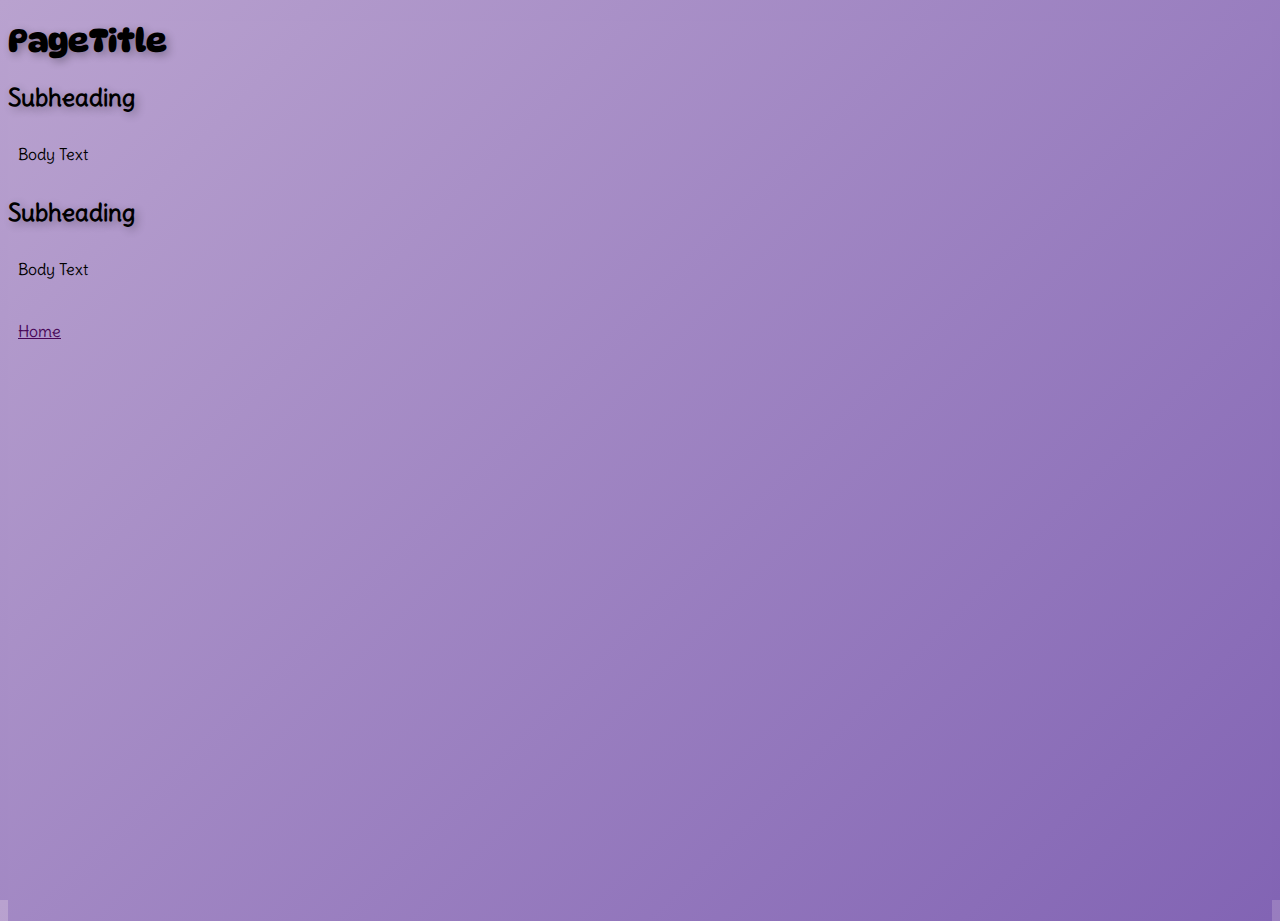
<file: template - Copy.html>
<!DOCTYPE html>
<html lang="en">
  <head>
    <title>Template</title>
    <meta charset="UTF-8">
    <link rel="stylesheet" href="css/main.css">
  </head>
  <body>
    <h1>PageTitle</h1>
    <h2>Subheading</h2>
    <p>Body Text</p>
    <h2>Subheading</h2>
    <p>Body Text</p>
    <p><a href="index.html">Home</a></p>
  </body>
</html>
</file>
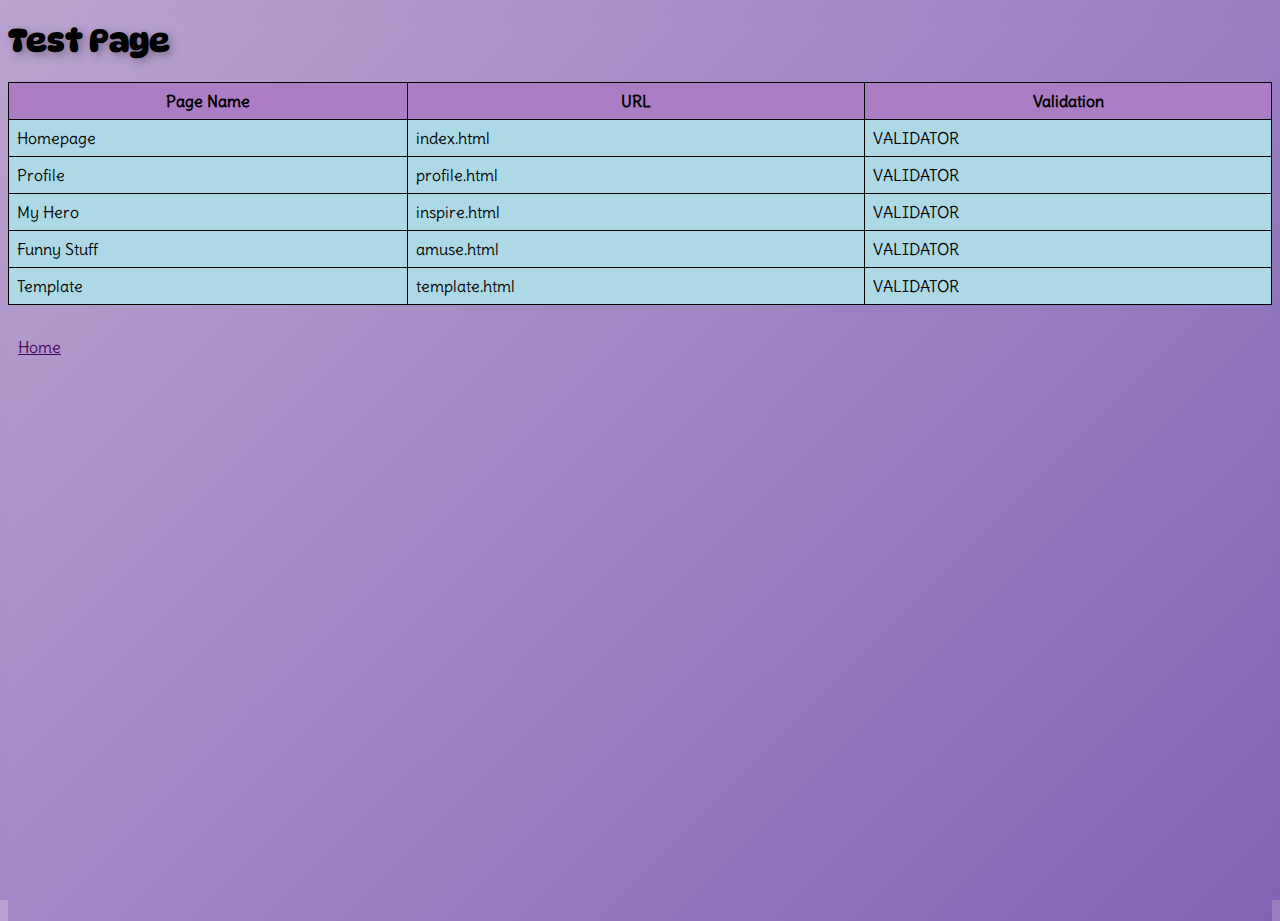
<file: test.html>
<!DOCTYPE html>
<html lang="en">
  <head>
    <title>Test</title>
    <meta charset="UTF-8">
    <link rel="stylesheet" href="css/main.css">
  </head>
  <body>
      <h1>Test Page</h1>
      <table>
          <tr>
              <th>Page Name</th>
              <th>URL</th>
              <th>Validation</th>
          </tr>
          <tr>
              <td>Homepage</td>
                <td><a href="https://fdannar.github.io/index.html">index.html</a></td>
               <td><a href="https://validator.w3.org/nu/?doc=https%3A%2F%2Ffdannar.github.io%2Findex.html">VALIDATOR</a> </td>
          </tr>
          <tr>
              <td>Profile</td>
                <td><a href="https://fdannar.github.io/profile.html">profile.html</a></td>
                 <td><a href="https://validator.w3.org/nu/?doc=https%3A%2F%2Ffdannar.github.io%2Fprofile.html">VALIDATOR</a> </td>
          </tr>
          <tr>
              <td>My Hero</td>
                 <td><a href="https://fdannar.github.io/inspire.html">inspire.html</a></td>
                 <td><a href="https://validator.w3.org/nu/?doc=https%3A%2F%2Ffdannar.github.io%2Finspire.html">VALIDATOR</a> </td>
          </tr>
          <tr>
              <td>Funny Stuff</td>
                 <td><a href="https://fdannar.github.io/amuse.html">amuse.html</a></td>
                 <td><a href="https://validator.w3.org/nu/?doc=https%3A%2F%2Ffdannar.github.io%2Famuse.html">VALIDATOR</a> </td>
          </tr>
          <tr>
              <td>Template</td>
                 <td><a href="https://fdannar.github.io/template.html">template.html</a></td>
                 <td><a href="https://validator.w3.org/nu/?doc=https%3A%2F%2Ffdannar.github.io%2Famuse.html">VALIDATOR</a> </td>
              
          </tr>
      </table>
      <p><a href="index.html">Home</a></p>
  </body>
</html>
</file>
<file: css/main.css>
html, body {
    height: 100%;
    background: linear-gradient(135deg, rgb(185, 162, 207), rgb(130, 100, 180));
}
@font-face
{
    font-family:"DynaPuff";
    src:url("fonts/DynaPuff-Bold.ttf");
    font-weight: bold;
    font-style:normal;
}
@font-face
{
    font-family:"Delius";
    src:url("fonts/Delius-Regular.ttf");
    font-weight: normal;
    font-style:normal;
}
h1, h2 {
    text-shadow: 3px 3px 8px rgba(0, 0, 0, 0.3);
}
h1
{
    font-family: "DynaPuff";
}
h2
{
    font-family: "Delius";
}
p
{
    font-family: "Delius";
}
p {
    max-width: 900px; 
    line-height: 1.6; 
    padding: 10px;
}

  img {
    max-width: 100%;
    max-height: 300px;
    width: auto;
    height: auto;
    object-fit: contain; 
    border-radius: 10px;
    transition: transform 0.3s ease-in-out;
    display: block;
  }
  img:hover {
    transform: scale(1.05);
    box-shadow: 10px 10px 20px rgb(108, 66, 119);
  }

  a:hover {
    color: rgb(42, 17, 109); 
    text-shadow: 2px 2px 8px rgba(100, 50, 150, 0.5); 
  }
  a {
    color: rgb(72, 6, 88);
  }
  table {
    width: 100%;
    margin: 20px auto;
    border: 1px solid black;
    border-collapse: collapse;
}

th, td {
    padding: 8px;
    border: 1px solid black;
}
table a {
    text-decoration: none;
    color: black;
}
th {
    font-family: "Delius" 
}
td{
    font-family: "Delius" 
}
th
{
  background-color: rgb(172, 125, 196);
}
tbody
{
  background-color:lightblue;
}
</file>
<file: marketing/css/marketing.css>
@font-face
{
    font-family:"Tinos";
    src:url("fonts/Tinos-Regular.ttf");
    font-weight: bold;
    font-style:normal;
}
@font-face
{
    font-family:"Delius";
    src:url("fonts/Delius-Regular.ttf");
    font-weight: normal;
    font-style:normal;
}


body {
  font-family: "Delius", sans-serif;
}

h1, h2 {
  font-family: "Tinos", serif;
}

.header-img {
  width: 100%;
  height: auto;
  display: block;
}

header {
  text-align: center;
  padding: 1em;
}

header h1 {
  margin: 0.2em 0;
}


nav ul {
  background: #333;
  color: white;
  padding: 0;
  margin: 0;
  text-align: center;
  list-style: none;
}

nav ul li {
  display: inline-block;
  padding: 1em;
}

nav ul li a {
  color: white;
  text-decoration: none;
  transition: color 0.3s;
}

nav ul li a:hover {
  color: #f56262;
}


section {
  padding: 2em 1em;
  max-width: 800px;
  margin: auto;
}

section h2 {
  color: #f56262;
}


img {
  max-width: 100%;
  height: auto;
  display: block;
  margin: 1em 0;
}


iframe {
  width: 100%;
  height: 400px;
  border: none;
}
</file>
<file: css/application.css>
:root
{
    background: linear-gradient(135deg, rgb(185, 162, 207), rgb(130, 100, 180));
}

@font-face
{
    font-family:"DynaPuff";
    src:url("fonts/DynaPuff-Bold.ttf");
    font-weight: bold;
    font-style:normal;
}
@font-face
{
    font-family:"Delius";
    src:url("fonts/Delius-Regular.ttf");
    font-weight: normal;
    font-style:normal;
}
h1, h2 {
    text-shadow: 3px 3px 8px rgba(0, 0, 0, 0.3);
}
h1
{
    font-family: "DynaPuff";
}
h2
{
    font-family: "DynaPuff";
}
p
{
    font-family: "Delius";
}
ul
{
    font-family: "Delius";
}
img
{
    width: 800px;
    height:450px;
}
ul img {
    width: 400px; 
    height: 200px; 
  
  }
img {
    border-radius: 15px;
    transition: transform 0.3s ease-in-out, box-shadow 0.3s ease-in-out;
}

img:hover {
    transform: scale(1.05);
    box-shadow: 5px 5px 15px rgba(0, 0, 0, 0.3);
}

ul {
    list-style-type: disc; 
    padding-left: 20px;
  }
  ul {
    list-style-type: disc;
    padding-left: 20px; 
  }
  
  .no-bullet {
    list-style-type: none; 
    padding-left: 0; 
  }
  
  li {
    margin-bottom: 10px; 
  }
</file>
<file: resume/css/resume.css>
:root {
  background: linear-gradient(135deg, rgb(185, 162, 207), rgb(130, 100, 180));
}

/* Basic layout resets */
body {
  margin: 0;
  font-family: Arial, sans-serif;
  color: #222;
  line-height: 1.6;
}

/* Header */
h1 {
  font-family: 'DynaPuff', cursive;
  text-align: center;
  padding: 20px;
  text-shadow: 3px 3px 8px rgba(0, 0, 0, 0.3);
}

/* Navigation */
nav ul {
  display: flex;
  justify-content: center;
  list-style-type: none;
  padding: 0;
  background-color: rgba(255, 255, 255, 0.2);
  margin: 0;
}

nav ul li {
  margin: 10px 15px;
}

nav ul li a {
  text-decoration: none;
  color: white;
  font-weight: bold;
}

/* Section styling */
section {
  background-color: rgba(255, 255, 255, 0.8);
  margin: 30px auto;
  padding: 20px;
  border-radius: 15px;
  width: 90%;
  max-width: 900px;
}

/* Section headers */
h2 {
  font-family: 'DynaPuff', cursive;
  text-shadow: 2px 2px 6px rgba(0, 0, 0, 0.2);
}

/* Contact image */
section#contact img {
  width: 200px;
  height: auto;
  border-radius: 15px;
  display: block;
  margin: 10px auto;
}

/* Lists */
ul {
  font-family: 'Delius', sans-serif;
  padding-left: 20px;
}

li {
  margin-bottom: 10px;
}

/* Table styles */
table {
  background-color: white;
  color: black;
  margin: 0 auto;
  width: 90%;
  border-collapse: collapse;
  border-radius: 10px;
  overflow: hidden;
  box-shadow: 0 0 15px rgba(0, 0, 0, 0.1);
}

th, td {
  border: 1px solid #ccc;
  padding: 12px 16px;
  text-align: left;
  font-family: 'Delius', sans-serif;
}

th {
  background-color: #f2f2f2;
  font-weight: bold;
}

/* Responsive image for future use */
img {
  max-width: 100%;
  height: auto;
}
</file>
